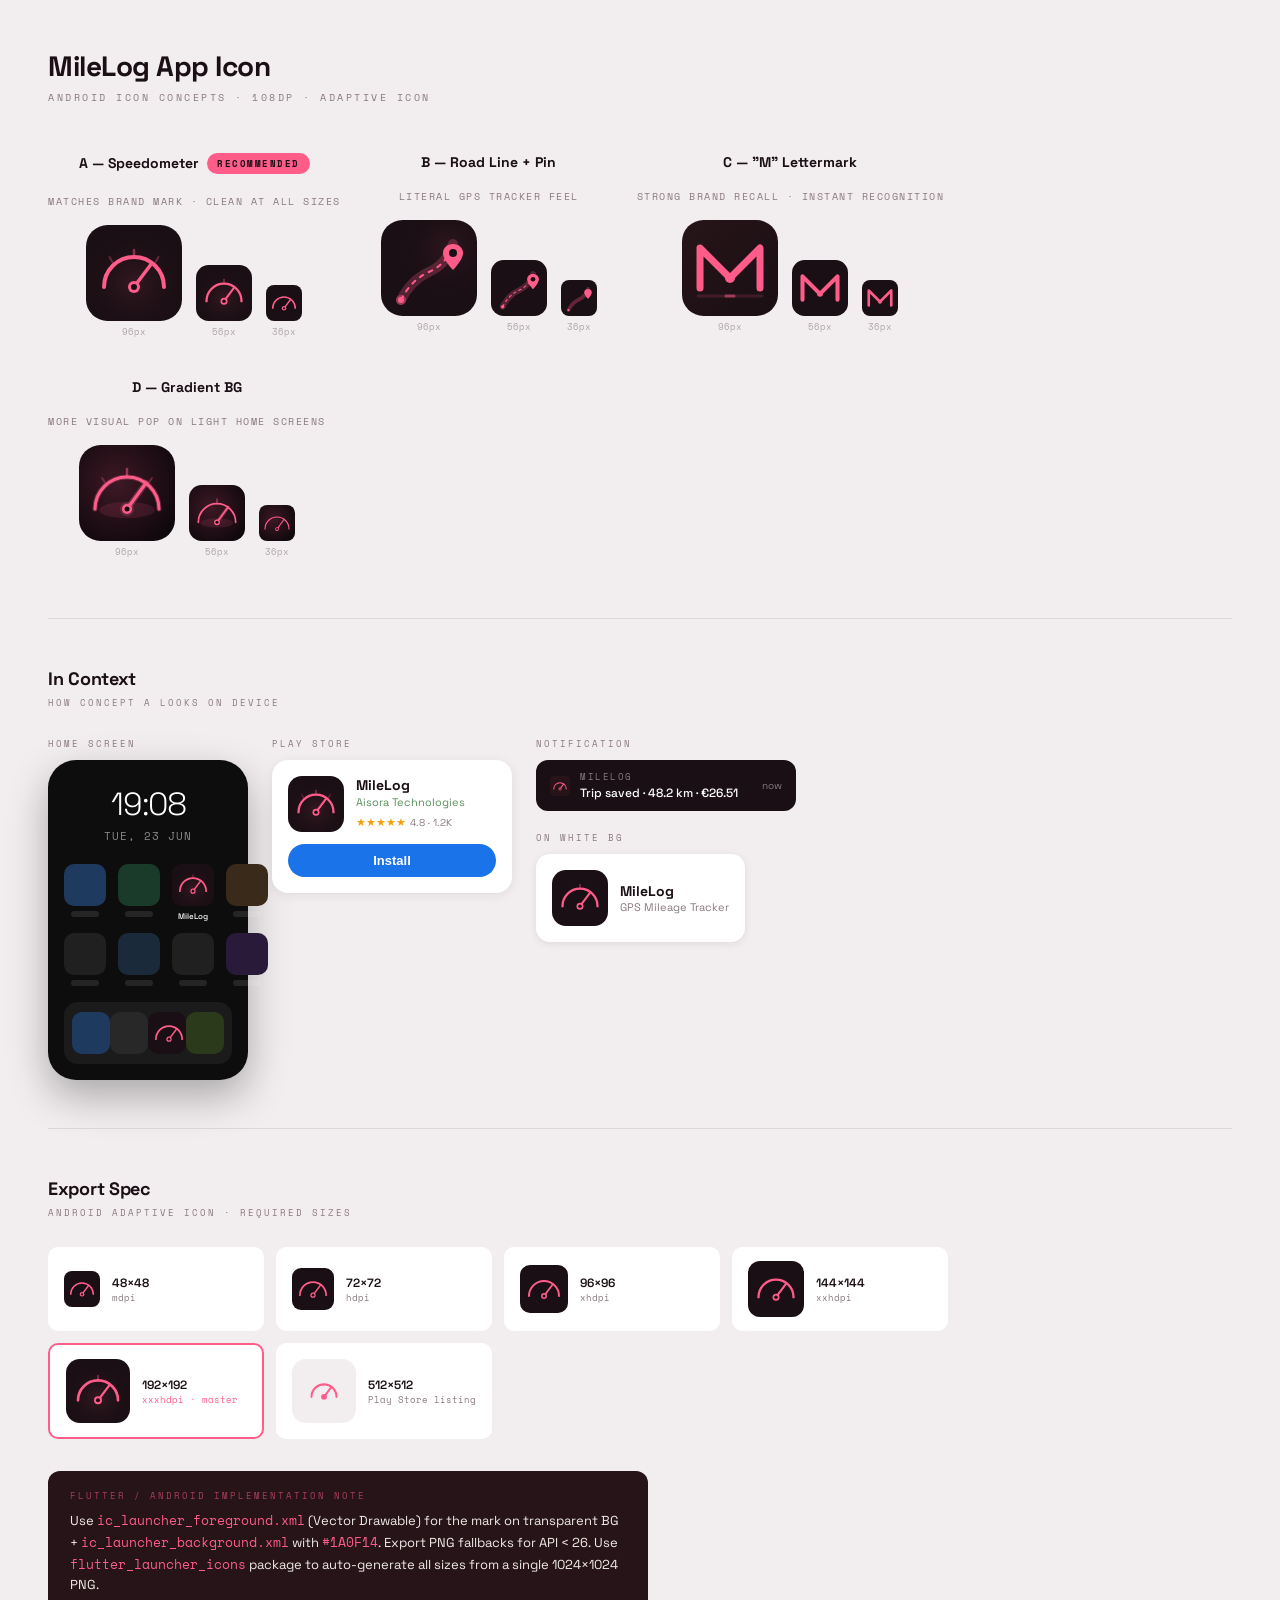
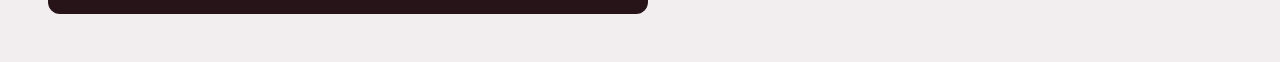
<file: design_handoff_milelog/milelog-icon-concepts.html>
<!DOCTYPE html>
<html lang="en">
<head>
<meta charset="UTF-8">
<meta name="viewport" content="width=device-width, initial-scale=1.0">
<title>MileLog — App Icon Concepts</title>
<link href="https://fonts.googleapis.com/css2?family=Space+Grotesk:wght@400;600;700&family=Space+Mono&display=swap" rel="stylesheet">
<style>
  :root {
    --bg: #1A0F14; --surface: #261418; --pink: #FF5C8A;
    --muted: #8A7A80; --off: #F0EBE8;
  }
  * { margin:0; padding:0; box-sizing:border-box; }
  body { background:#F2EEF0; font-family:'Space Grotesk',sans-serif; color:#1A0F14; padding:48px; }

  h1 { font-size:28px; font-weight:700; letter-spacing:-0.5px; margin-bottom:6px; }
  .sub { font-family:'Space Mono',monospace; font-size:10px; letter-spacing:2.5px; text-transform:uppercase; color:var(--muted); margin-bottom:48px; }

  /* Icon grid */
  .grid { display:flex; flex-wrap:wrap; gap:40px; margin-bottom:60px; }

  .icon-card {
    display:flex; flex-direction:column; align-items:center; gap:16px;
  }

  /* The icon itself - 108dp equivalent shown at multiple sizes */
  .icon-sizes {
    display:flex; align-items:flex-end; gap:14px;
  }

  .icon-wrap {
    border-radius: 22.5%; /* Android adaptive icon radius ~22-25% */
    overflow: hidden;
    flex-shrink: 0;
  }

  .icon-label {
    font-family:'Space Mono',monospace;
    font-size:10px; letter-spacing:1.5px; text-transform:uppercase;
    color:var(--muted); text-align:center;
  }
  .icon-name {
    font-size:14px; font-weight:700; color:#1A0F14; text-align:center; margin-bottom:2px;
  }

  /* Size labels */
  .sz { font-size:9px; color:#B0A8AA; font-family:'Space Mono',monospace; text-align:center; margin-top:4px; }

  /* RECOMMENDED badge */
  .badge-rec {
    background:var(--pink); color:#1A0F14;
    font-family:'Space Mono',monospace; font-size:9px; font-weight:700;
    letter-spacing:1.5px; text-transform:uppercase;
    padding:4px 10px; border-radius:100px;
  }

  .divider {
    height:1px; background:#DDD8DA; margin:48px 0;
  }

  h2 { font-size:18px; font-weight:700; margin-bottom:6px; letter-spacing:-0.3px; }
  .h2-sub { font-family:'Space Mono',monospace; font-size:9px; letter-spacing:2px; text-transform:uppercase; color:var(--muted); margin-bottom:28px; }

  /* Context preview */
  .context-row { display:flex; flex-wrap:wrap; gap:24px; margin-bottom:40px; }

  /* Phone homescreen mockup */
  .homescreen {
    background:#0D0D0D;
    border-radius:28px;
    width:200px;
    padding:24px 16px 16px;
    box-shadow:0 16px 40px rgba(0,0,0,0.3);
  }
  .hs-time { font-size:32px; font-weight:300; color:#fff; text-align:center; letter-spacing:-1px; margin-bottom:4px; }
  .hs-date { font-size:11px; color:rgba(255,255,255,0.5); text-align:center; margin-bottom:20px; font-family:'Space Mono',monospace; letter-spacing:1px; text-transform:uppercase; }
  .hs-icons { display:grid; grid-template-columns:repeat(4,1fr); gap:12px; margin-bottom:16px; }
  .hs-icon-slot { display:flex; flex-direction:column; align-items:center; gap:5px; }
  .hs-icon-placeholder { width:42px; height:42px; border-radius:10px; background:rgba(255,255,255,0.08); }
  .hs-icon-label-ph { height:6px; width:28px; background:rgba(255,255,255,0.1); border-radius:3px; }
  .hs-dock { display:flex; justify-content:space-around; padding:10px 8px; background:rgba(255,255,255,0.06); border-radius:14px; }
  .hs-dock-slot { width:42px; height:42px; border-radius:10px; background:rgba(255,255,255,0.06); }

  /* Play Store listing preview */
  .play-preview {
    background:#fff;
    border-radius:16px;
    padding:16px;
    width:240px;
    box-shadow:0 2px 12px rgba(0,0,0,0.08);
  }
  .pp-header { display:flex; gap:12px; align-items:flex-start; margin-bottom:12px; }
  .pp-info {}
  .pp-name { font-size:14px; font-weight:700; color:#1A0F14; }
  .pp-dev { font-size:11px; color:#5B8F5C; margin-top:1px; }
  .pp-rating { display:flex; align-items:center; gap:4px; margin-top:6px; }
  .pp-stars { color:#F59E0B; font-size:11px; }
  .pp-count { font-size:10px; color:#8A7A80; }
  .pp-btn { width:100%; background:#1A73E8; color:#fff; border:none; border-radius:100px; padding:9px; font-size:13px; font-weight:600; cursor:pointer; }

  /* Notification icon preview */
  .notif-bar {
    background:#1A0F14;
    border-radius:12px;
    padding:10px 14px;
    display:flex;
    align-items:center;
    gap:10px;
    width:260px;
  }
  .notif-content { flex:1; }
  .notif-app { font-family:'Space Mono',monospace; font-size:9px; letter-spacing:1.5px; text-transform:uppercase; color:var(--muted); }
  .notif-text { font-size:12px; color:#fff; margin-top:2px; font-weight:500; }
  .notif-time { font-size:10px; color:var(--muted); }
</style>
</head>
<body>

<h1>MileLog App Icon</h1>
<div class="sub">Android Icon Concepts · 108dp · Adaptive Icon</div>

<!-- ══════════ ICON CONCEPTS ══════════ -->
<div class="grid">

  <!-- CONCEPT A: Speedometer needle — recommended -->
  <div class="icon-card">
    <div style="display:flex;align-items:center;gap:8px;margin-bottom:4px;">
      <div class="icon-name">A — Speedometer</div>
      <div class="badge-rec">Recommended</div>
    </div>
    <div class="icon-label">Matches brand mark · clean at all sizes</div>
    <div class="icon-sizes">

      <!-- 96px -->
      <div>
        <div class="icon-wrap" style="width:96px;height:96px;">
          <svg width="96" height="96" viewBox="0 0 96 96" xmlns="http://www.w3.org/2000/svg">
            <rect width="96" height="96" fill="#1A0F14"/>
            <!-- subtle glow bg -->
            <radialGradient id="gA" cx="50%" cy="60%" r="55%">
              <stop offset="0%" stop-color="#FF5C8A" stop-opacity="0.12"/>
              <stop offset="100%" stop-color="#1A0F14" stop-opacity="0"/>
            </radialGradient>
            <rect width="96" height="96" fill="url(#gA)"/>
            <!-- Arc -->
            <path d="M18 62 A30 30 0 0 1 78 62" stroke="#FF5C8A" stroke-width="4" stroke-linecap="round" fill="none"/>
            <!-- Tick marks -->
            <line x1="48" y1="32" x2="48" y2="25" stroke="rgba(255,92,138,0.45)" stroke-width="2.5" stroke-linecap="round"/>
            <line x1="27" y1="38" x2="23.5" y2="32" stroke="rgba(255,92,138,0.3)" stroke-width="2" stroke-linecap="round"/>
            <line x1="69" y1="38" x2="72.5" y2="32" stroke="rgba(255,92,138,0.3)" stroke-width="2" stroke-linecap="round"/>
            <!-- Needle — pointing ~70% (active/moving feel) -->
            <line x1="48" y1="62" x2="66" y2="38" stroke="#FF5C8A" stroke-width="3.5" stroke-linecap="round"/>
            <!-- Pivot -->
            <circle cx="48" cy="62" r="6" fill="#FF5C8A"/>
            <circle cx="48" cy="62" r="3" fill="#1A0F14"/>
          </svg>
        </div>
        <div class="sz">96px</div>
      </div>

      <!-- 56px -->
      <div>
        <div class="icon-wrap" style="width:56px;height:56px;">
          <svg width="56" height="56" viewBox="0 0 96 96" xmlns="http://www.w3.org/2000/svg">
            <rect width="96" height="96" fill="#1A0F14"/>
            <radialGradient id="gA2" cx="50%" cy="60%" r="55%"><stop offset="0%" stop-color="#FF5C8A" stop-opacity="0.12"/><stop offset="100%" stop-color="#1A0F14" stop-opacity="0"/></radialGradient>
            <rect width="96" height="96" fill="url(#gA2)"/>
            <path d="M18 62 A30 30 0 0 1 78 62" stroke="#FF5C8A" stroke-width="4" stroke-linecap="round" fill="none"/>
            <line x1="48" y1="32" x2="48" y2="25" stroke="rgba(255,92,138,0.45)" stroke-width="2.5" stroke-linecap="round"/>
            <line x1="48" y1="62" x2="66" y2="38" stroke="#FF5C8A" stroke-width="3.5" stroke-linecap="round"/>
            <circle cx="48" cy="62" r="6" fill="#FF5C8A"/>
            <circle cx="48" cy="62" r="3" fill="#1A0F14"/>
          </svg>
        </div>
        <div class="sz">56px</div>
      </div>

      <!-- 36px -->
      <div>
        <div class="icon-wrap" style="width:36px;height:36px;">
          <svg width="36" height="36" viewBox="0 0 96 96" xmlns="http://www.w3.org/2000/svg">
            <rect width="96" height="96" fill="#1A0F14"/>
            <path d="M18 62 A30 30 0 0 1 78 62" stroke="#FF5C8A" stroke-width="4" stroke-linecap="round" fill="none"/>
            <line x1="48" y1="62" x2="66" y2="38" stroke="#FF5C8A" stroke-width="3.5" stroke-linecap="round"/>
            <circle cx="48" cy="62" r="6" fill="#FF5C8A"/>
            <circle cx="48" cy="62" r="3" fill="#1A0F14"/>
          </svg>
        </div>
        <div class="sz">36px</div>
      </div>

    </div>
  </div>

  <!-- CONCEPT B: Road + Pin -->
  <div class="icon-card">
    <div class="icon-name">B — Road Line + Pin</div>
    <div class="icon-label">Literal GPS tracker feel</div>
    <div class="icon-sizes">

      <div>
        <div class="icon-wrap" style="width:96px;height:96px;">
          <svg width="96" height="96" viewBox="0 0 96 96" xmlns="http://www.w3.org/2000/svg">
            <rect width="96" height="96" fill="#1A0F14"/>
            <radialGradient id="gB" cx="70%" cy="30%" r="50%"><stop offset="0%" stop-color="#FF5C8A" stop-opacity="0.1"/><stop offset="100%" stop-color="#1A0F14" stop-opacity="0"/></radialGradient>
            <rect width="96" height="96" fill="url(#gB)"/>
            <!-- Curving road -->
            <path d="M20 80 Q30 60 48 52 Q66 44 72 24" stroke="rgba(255,92,138,0.25)" stroke-width="10" stroke-linecap="round" fill="none"/>
            <!-- Road center dashes -->
            <path d="M20 80 Q30 60 48 52 Q66 44 72 24" stroke="#FF5C8A" stroke-width="2" stroke-linecap="round" stroke-dasharray="4 6" fill="none"/>
            <!-- Pin at destination -->
            <path d="M72 24 C66 24 62 28 62 33 C62 40 72 50 72 50 C72 50 82 40 82 33 C82 28 78 24 72 24Z" fill="#FF5C8A"/>
            <circle cx="72" cy="33" r="4" fill="#1A0F14"/>
            <!-- Start dot -->
            <circle cx="20" cy="80" r="5" fill="rgba(255,92,138,0.4)"/>
            <circle cx="20" cy="80" r="3" fill="#FF5C8A"/>
          </svg>
        </div>
        <div class="sz">96px</div>
      </div>

      <div>
        <div class="icon-wrap" style="width:56px;height:56px;">
          <svg width="56" height="56" viewBox="0 0 96 96">
            <rect width="96" height="96" fill="#1A0F14"/>
            <path d="M20 80 Q30 60 48 52 Q66 44 72 24" stroke="rgba(255,92,138,0.25)" stroke-width="10" stroke-linecap="round" fill="none"/>
            <path d="M20 80 Q30 60 48 52 Q66 44 72 24" stroke="#FF5C8A" stroke-width="2" stroke-linecap="round" stroke-dasharray="4 6" fill="none"/>
            <path d="M72 24 C66 24 62 28 62 33 C62 40 72 50 72 50 C72 50 82 40 82 33 C82 28 78 24 72 24Z" fill="#FF5C8A"/>
            <circle cx="72" cy="33" r="4" fill="#1A0F14"/>
            <circle cx="20" cy="80" r="3" fill="#FF5C8A"/>
          </svg>
        </div>
        <div class="sz">56px</div>
      </div>

      <div>
        <div class="icon-wrap" style="width:36px;height:36px;">
          <svg width="36" height="36" viewBox="0 0 96 96">
            <rect width="96" height="96" fill="#1A0F14"/>
            <path d="M20 80 Q30 60 48 52 Q66 44 72 24" stroke="rgba(255,92,138,0.3)" stroke-width="10" stroke-linecap="round" fill="none"/>
            <path d="M72 24 C66 24 62 28 62 33 C62 40 72 50 72 50 C72 50 82 40 82 33 C82 28 78 24 72 24Z" fill="#FF5C8A"/>
            <circle cx="20" cy="80" r="3" fill="#FF5C8A"/>
          </svg>
        </div>
        <div class="sz">36px</div>
      </div>

    </div>
  </div>

  <!-- CONCEPT C: "M" lettermark with road -->
  <div class="icon-card">
    <div class="icon-name">C — "M" Lettermark</div>
    <div class="icon-label">Strong brand recall · instant recognition</div>
    <div class="icon-sizes">

      <div>
        <div class="icon-wrap" style="width:96px;height:96px;">
          <svg width="96" height="96" viewBox="0 0 96 96" xmlns="http://www.w3.org/2000/svg">
            <defs>
              <linearGradient id="bgC" x1="0%" y1="0%" x2="100%" y2="100%">
                <stop offset="0%" stop-color="#261418"/>
                <stop offset="100%" stop-color="#1A0F14"/>
              </linearGradient>
            </defs>
            <rect width="96" height="96" fill="url(#bgC)"/>
            <!-- Subtle road line at bottom -->
            <line x1="16" y1="76" x2="80" y2="76" stroke="rgba(255,92,138,0.15)" stroke-width="3" stroke-linecap="round"/>
            <line x1="44" y1="76" x2="52" y2="76" stroke="rgba(255,92,138,0.5)" stroke-width="3" stroke-linecap="round"/>
            <!-- M letterform -->
            <path d="M18 68 L18 28 L48 58 L78 28 L78 68" stroke="#FF5C8A" stroke-width="7" stroke-linecap="round" stroke-linejoin="round" fill="none"/>
            <!-- Speed dot on the M peak -->
            <circle cx="48" cy="58" r="5" fill="#FF5C8A"/>
          </svg>
        </div>
        <div class="sz">96px</div>
      </div>

      <div>
        <div class="icon-wrap" style="width:56px;height:56px;">
          <svg width="56" height="56" viewBox="0 0 96 96">
            <rect width="96" height="96" fill="#1A0F14"/>
            <path d="M18 68 L18 28 L48 58 L78 28 L78 68" stroke="#FF5C8A" stroke-width="7" stroke-linecap="round" stroke-linejoin="round" fill="none"/>
            <circle cx="48" cy="58" r="5" fill="#FF5C8A"/>
          </svg>
        </div>
        <div class="sz">56px</div>
      </div>

      <div>
        <div class="icon-wrap" style="width:36px;height:36px;">
          <svg width="36" height="36" viewBox="0 0 96 96">
            <rect width="96" height="96" fill="#1A0F14"/>
            <path d="M18 68 L18 28 L48 58 L78 28 L78 68" stroke="#FF5C8A" stroke-width="7" stroke-linecap="round" stroke-linejoin="round" fill="none"/>
            <circle cx="48" cy="58" r="5" fill="#FF5C8A"/>
          </svg>
        </div>
        <div class="sz">36px</div>
      </div>

    </div>
  </div>

  <!-- CONCEPT D: Gradient background variant of A -->
  <div class="icon-card">
    <div class="icon-name">D — Gradient BG</div>
    <div class="icon-label">More visual pop on light home screens</div>
    <div class="icon-sizes">

      <div>
        <div class="icon-wrap" style="width:96px;height:96px;">
          <svg width="96" height="96" viewBox="0 0 96 96" xmlns="http://www.w3.org/2000/svg">
            <defs>
              <radialGradient id="bgD" cx="40%" cy="40%" r="70%">
                <stop offset="0%" stop-color="#3D1825"/>
                <stop offset="100%" stop-color="#0F080C"/>
              </radialGradient>
            </defs>
            <rect width="96" height="96" fill="url(#bgD)"/>
            <!-- Glow under arc -->
            <ellipse cx="48" cy="65" rx="28" ry="8" fill="rgba(255,92,138,0.12)"/>
            <!-- Arc -->
            <path d="M16 64 A32 32 0 0 1 80 64" stroke="rgba(255,92,138,0.3)" stroke-width="5" stroke-linecap="round" fill="none"/>
            <path d="M16 64 A32 32 0 0 1 80 64" stroke="#FF5C8A" stroke-width="3" stroke-linecap="round" fill="none"/>
            <!-- Ticks -->
            <line x1="48" y1="32" x2="48" y2="24" stroke="rgba(255,92,138,0.5)" stroke-width="2.5" stroke-linecap="round"/>
            <line x1="27" y1="39" x2="23" y2="33" stroke="rgba(255,92,138,0.3)" stroke-width="2" stroke-linecap="round"/>
            <line x1="69" y1="39" x2="73" y2="33" stroke="rgba(255,92,138,0.3)" stroke-width="2" stroke-linecap="round"/>
            <!-- Needle with glow -->
            <line x1="48" y1="64" x2="67" y2="38" stroke="rgba(255,92,138,0.3)" stroke-width="6" stroke-linecap="round"/>
            <line x1="48" y1="64" x2="67" y2="38" stroke="#FF5C8A" stroke-width="3" stroke-linecap="round"/>
            <!-- Pivot -->
            <circle cx="48" cy="64" r="7" fill="rgba(255,92,138,0.2)"/>
            <circle cx="48" cy="64" r="5" fill="#FF5C8A"/>
            <circle cx="48" cy="64" r="2.5" fill="#0F080C"/>
          </svg>
        </div>
        <div class="sz">96px</div>
      </div>

      <div>
        <div class="icon-wrap" style="width:56px;height:56px;">
          <svg width="56" height="56" viewBox="0 0 96 96">
            <defs><radialGradient id="bgD2" cx="40%" cy="40%" r="70%"><stop offset="0%" stop-color="#3D1825"/><stop offset="100%" stop-color="#0F080C"/></radialGradient></defs>
            <rect width="96" height="96" fill="url(#bgD2)"/>
            <ellipse cx="48" cy="65" rx="28" ry="8" fill="rgba(255,92,138,0.12)"/>
            <path d="M16 64 A32 32 0 0 1 80 64" stroke="#FF5C8A" stroke-width="3" stroke-linecap="round" fill="none"/>
            <line x1="48" y1="32" x2="48" y2="24" stroke="rgba(255,92,138,0.5)" stroke-width="2.5" stroke-linecap="round"/>
            <line x1="48" y1="64" x2="67" y2="38" stroke="rgba(255,92,138,0.3)" stroke-width="6" stroke-linecap="round"/>
            <line x1="48" y1="64" x2="67" y2="38" stroke="#FF5C8A" stroke-width="3" stroke-linecap="round"/>
            <circle cx="48" cy="64" r="5" fill="#FF5C8A"/>
            <circle cx="48" cy="64" r="2.5" fill="#0F080C"/>
          </svg>
        </div>
        <div class="sz">56px</div>
      </div>

      <div>
        <div class="icon-wrap" style="width:36px;height:36px;">
          <svg width="36" height="36" viewBox="0 0 96 96">
            <defs><radialGradient id="bgD3" cx="40%" cy="40%" r="70%"><stop offset="0%" stop-color="#3D1825"/><stop offset="100%" stop-color="#0F080C"/></radialGradient></defs>
            <rect width="96" height="96" fill="url(#bgD3)"/>
            <path d="M16 64 A32 32 0 0 1 80 64" stroke="#FF5C8A" stroke-width="3" stroke-linecap="round" fill="none"/>
            <line x1="48" y1="64" x2="67" y2="38" stroke="#FF5C8A" stroke-width="3" stroke-linecap="round"/>
            <circle cx="48" cy="64" r="5" fill="#FF5C8A"/>
            <circle cx="48" cy="64" r="2.5" fill="#0F080C"/>
          </svg>
        </div>
        <div class="sz">36px</div>
      </div>

    </div>
  </div>

</div>

<div class="divider"></div>

<!-- ══════════ CONTEXT PREVIEWS ══════════ -->
<h2>In Context</h2>
<div class="h2-sub">How concept A looks on device</div>

<div class="context-row">

  <!-- Home screen -->
  <div>
    <div style="font-family:'Space Mono',monospace;font-size:9px;letter-spacing:2px;text-transform:uppercase;color:var(--muted);margin-bottom:10px;">Home Screen</div>
    <div class="homescreen">
      <div class="hs-time">19:08</div>
      <div class="hs-date">Tue, 23 Jun</div>
      <div class="hs-icons">
        <!-- placeholder apps -->
        <div class="hs-icon-slot"><div class="hs-icon-placeholder" style="background:#1E3A5F;"></div><div class="hs-icon-label-ph"></div></div>
        <div class="hs-icon-slot"><div class="hs-icon-placeholder" style="background:#1A3A2A;"></div><div class="hs-icon-label-ph"></div></div>
        <!-- MileLog icon -->
        <div class="hs-icon-slot">
          <div style="width:42px;height:42px;border-radius:9px;overflow:hidden;">
            <svg width="42" height="42" viewBox="0 0 96 96">
              <rect width="96" height="96" fill="#1A0F14"/>
              <radialGradient id="g-hs" cx="50%" cy="60%" r="55%"><stop offset="0%" stop-color="#FF5C8A" stop-opacity="0.12"/><stop offset="100%" stop-color="#1A0F14" stop-opacity="0"/></radialGradient>
              <rect width="96" height="96" fill="url(#g-hs)"/>
              <path d="M18 62 A30 30 0 0 1 78 62" stroke="#FF5C8A" stroke-width="4" stroke-linecap="round" fill="none"/>
              <line x1="48" y1="32" x2="48" y2="25" stroke="rgba(255,92,138,0.45)" stroke-width="2.5" stroke-linecap="round"/>
              <line x1="48" y1="62" x2="66" y2="38" stroke="#FF5C8A" stroke-width="3.5" stroke-linecap="round"/>
              <circle cx="48" cy="62" r="6" fill="#FF5C8A"/>
              <circle cx="48" cy="62" r="3" fill="#1A0F14"/>
            </svg>
          </div>
          <div style="font-size:8px;color:#fff;font-weight:500;">MileLog</div>
        </div>
        <div class="hs-icon-slot"><div class="hs-icon-placeholder" style="background:#3A2A1A;"></div><div class="hs-icon-label-ph"></div></div>
        <div class="hs-icon-slot"><div class="hs-icon-placeholder"></div><div class="hs-icon-label-ph"></div></div>
        <div class="hs-icon-slot"><div class="hs-icon-placeholder" style="background:#1A2A3A;"></div><div class="hs-icon-label-ph"></div></div>
        <div class="hs-icon-slot"><div class="hs-icon-placeholder"></div><div class="hs-icon-label-ph"></div></div>
        <div class="hs-icon-slot"><div class="hs-icon-placeholder" style="background:#2A1A3A;"></div><div class="hs-icon-label-ph"></div></div>
      </div>
      <div class="hs-dock">
        <div class="hs-dock-slot" style="background:#1E3A5F;"></div>
        <div class="hs-dock-slot"></div>
        <div style="width:42px;height:42px;border-radius:10px;overflow:hidden;">
          <svg width="42" height="42" viewBox="0 0 96 96">
            <rect width="96" height="96" fill="#1A0F14"/>
            <path d="M18 62 A30 30 0 0 1 78 62" stroke="#FF5C8A" stroke-width="4" stroke-linecap="round" fill="none"/>
            <line x1="48" y1="62" x2="66" y2="38" stroke="#FF5C8A" stroke-width="3.5" stroke-linecap="round"/>
            <circle cx="48" cy="62" r="6" fill="#FF5C8A"/>
            <circle cx="48" cy="62" r="3" fill="#1A0F14"/>
          </svg>
        </div>
        <div class="hs-dock-slot" style="background:#2A3A1A;"></div>
      </div>
    </div>
  </div>

  <!-- Play Store listing -->
  <div>
    <div style="font-family:'Space Mono',monospace;font-size:9px;letter-spacing:2px;text-transform:uppercase;color:var(--muted);margin-bottom:10px;">Play Store</div>
    <div class="play-preview">
      <div class="pp-header">
        <div style="width:56px;height:56px;border-radius:14px;overflow:hidden;flex-shrink:0;">
          <svg width="56" height="56" viewBox="0 0 96 96">
            <rect width="96" height="96" fill="#1A0F14"/>
            <radialGradient id="g-ps" cx="50%" cy="60%" r="55%"><stop offset="0%" stop-color="#FF5C8A" stop-opacity="0.12"/><stop offset="100%" stop-color="#1A0F14" stop-opacity="0"/></radialGradient>
            <rect width="96" height="96" fill="url(#g-ps)"/>
            <path d="M18 62 A30 30 0 0 1 78 62" stroke="#FF5C8A" stroke-width="4" stroke-linecap="round" fill="none"/>
            <line x1="48" y1="32" x2="48" y2="25" stroke="rgba(255,92,138,0.45)" stroke-width="2.5" stroke-linecap="round"/>
            <line x1="27" y1="38" x2="23.5" y2="32" stroke="rgba(255,92,138,0.3)" stroke-width="2" stroke-linecap="round"/>
            <line x1="69" y1="38" x2="72.5" y2="32" stroke="rgba(255,92,138,0.3)" stroke-width="2" stroke-linecap="round"/>
            <line x1="48" y1="62" x2="66" y2="38" stroke="#FF5C8A" stroke-width="3.5" stroke-linecap="round"/>
            <circle cx="48" cy="62" r="6" fill="#FF5C8A"/>
            <circle cx="48" cy="62" r="3" fill="#1A0F14"/>
          </svg>
        </div>
        <div class="pp-info">
          <div class="pp-name">MileLog</div>
          <div class="pp-dev">Aisora Technologies</div>
          <div class="pp-rating">
            <span class="pp-stars">★★★★★</span>
            <span class="pp-count">4.8 · 1.2K</span>
          </div>
        </div>
      </div>
      <button class="pp-btn">Install</button>
    </div>
  </div>

  <!-- Notification -->
  <div>
    <div style="font-family:'Space Mono',monospace;font-size:9px;letter-spacing:2px;text-transform:uppercase;color:var(--muted);margin-bottom:10px;">Notification</div>
    <div class="notif-bar">
      <svg width="20" height="20" viewBox="0 0 96 96">
        <rect width="96" height="96" rx="18" fill="#261418"/>
        <path d="M18 62 A30 30 0 0 1 78 62" stroke="#FF5C8A" stroke-width="5" stroke-linecap="round" fill="none"/>
        <line x1="48" y1="62" x2="66" y2="38" stroke="#FF5C8A" stroke-width="5" stroke-linecap="round"/>
        <circle cx="48" cy="62" r="7" fill="#FF5C8A"/>
        <circle cx="48" cy="62" r="3.5" fill="#261418"/>
      </svg>
      <div class="notif-content">
        <div class="notif-app">MileLog</div>
        <div class="notif-text">Trip saved · 48.2 km · €26.51</div>
      </div>
      <div class="notif-time">now</div>
    </div>

    <!-- Adaptive icon on white bg -->
    <div style="font-family:'Space Mono',monospace;font-size:9px;letter-spacing:2px;text-transform:uppercase;color:var(--muted);margin-top:20px;margin-bottom:10px;">On White BG</div>
    <div style="background:#fff;border-radius:14px;padding:16px;display:inline-flex;align-items:center;gap:12px;box-shadow:0 2px 8px rgba(0,0,0,0.08);">
      <div style="width:56px;height:56px;border-radius:14px;overflow:hidden;">
        <svg width="56" height="56" viewBox="0 0 96 96">
          <rect width="96" height="96" fill="#1A0F14"/>
          <path d="M18 62 A30 30 0 0 1 78 62" stroke="#FF5C8A" stroke-width="4" stroke-linecap="round" fill="none"/>
          <line x1="48" y1="32" x2="48" y2="25" stroke="rgba(255,92,138,0.45)" stroke-width="2.5" stroke-linecap="round"/>
          <line x1="48" y1="62" x2="66" y2="38" stroke="#FF5C8A" stroke-width="3.5" stroke-linecap="round"/>
          <circle cx="48" cy="62" r="6" fill="#FF5C8A"/>
          <circle cx="48" cy="62" r="3" fill="#1A0F14"/>
        </svg>
      </div>
      <div>
        <div style="font-size:14px;font-weight:700;color:#1A0F14;">MileLog</div>
        <div style="font-size:11px;color:#8A7A80;">GPS Mileage Tracker</div>
      </div>
    </div>
  </div>

</div>

<div class="divider"></div>

<!-- ══════════ ANDROID SPEC ══════════ -->
<h2>Export Spec</h2>
<div class="h2-sub">Android adaptive icon · required sizes</div>

<div style="display:grid;grid-template-columns:repeat(auto-fill,minmax(180px,1fr));gap:12px;max-width:900px;">
  <div style="background:#fff;border-radius:10px;padding:14px 16px;display:flex;align-items:center;gap:12px;">
    <div style="width:36px;height:36px;border-radius:8px;overflow:hidden;flex-shrink:0;"><svg width="36" height="36" viewBox="0 0 96 96"><rect width="96" height="96" fill="#1A0F14"/><path d="M18 62 A30 30 0 0 1 78 62" stroke="#FF5C8A" stroke-width="4" stroke-linecap="round" fill="none"/><line x1="48" y1="62" x2="66" y2="38" stroke="#FF5C8A" stroke-width="3.5" stroke-linecap="round"/><circle cx="48" cy="62" r="6" fill="#FF5C8A"/><circle cx="48" cy="62" r="3" fill="#1A0F14"/></svg></div>
    <div><div style="font-size:12px;font-weight:600;">48×48</div><div style="font-family:'Space Mono',monospace;font-size:9px;color:#8A7A80;">mdpi</div></div>
  </div>
  <div style="background:#fff;border-radius:10px;padding:14px 16px;display:flex;align-items:center;gap:12px;">
    <div style="width:42px;height:42px;border-radius:9px;overflow:hidden;flex-shrink:0;"><svg width="42" height="42" viewBox="0 0 96 96"><rect width="96" height="96" fill="#1A0F14"/><path d="M18 62 A30 30 0 0 1 78 62" stroke="#FF5C8A" stroke-width="4" stroke-linecap="round" fill="none"/><line x1="48" y1="62" x2="66" y2="38" stroke="#FF5C8A" stroke-width="3.5" stroke-linecap="round"/><circle cx="48" cy="62" r="6" fill="#FF5C8A"/><circle cx="48" cy="62" r="3" fill="#1A0F14"/></svg></div>
    <div><div style="font-size:12px;font-weight:600;">72×72</div><div style="font-family:'Space Mono',monospace;font-size:9px;color:#8A7A80;">hdpi</div></div>
  </div>
  <div style="background:#fff;border-radius:10px;padding:14px 16px;display:flex;align-items:center;gap:12px;">
    <div style="width:48px;height:48px;border-radius:10px;overflow:hidden;flex-shrink:0;"><svg width="48" height="48" viewBox="0 0 96 96"><rect width="96" height="96" fill="#1A0F14"/><path d="M18 62 A30 30 0 0 1 78 62" stroke="#FF5C8A" stroke-width="4" stroke-linecap="round" fill="none"/><line x1="48" y1="62" x2="66" y2="38" stroke="#FF5C8A" stroke-width="3.5" stroke-linecap="round"/><circle cx="48" cy="62" r="6" fill="#FF5C8A"/><circle cx="48" cy="62" r="3" fill="#1A0F14"/></svg></div>
    <div><div style="font-size:12px;font-weight:600;">96×96</div><div style="font-family:'Space Mono',monospace;font-size:9px;color:#8A7A80;">xhdpi</div></div>
  </div>
  <div style="background:#fff;border-radius:10px;padding:14px 16px;display:flex;align-items:center;gap:12px;">
    <div style="width:56px;height:56px;border-radius:12px;overflow:hidden;flex-shrink:0;"><svg width="56" height="56" viewBox="0 0 96 96"><rect width="96" height="96" fill="#1A0F14"/><path d="M18 62 A30 30 0 0 1 78 62" stroke="#FF5C8A" stroke-width="4" stroke-linecap="round" fill="none"/><line x1="48" y1="62" x2="66" y2="38" stroke="#FF5C8A" stroke-width="3.5" stroke-linecap="round"/><circle cx="48" cy="62" r="6" fill="#FF5C8A"/><circle cx="48" cy="62" r="3" fill="#1A0F14"/></svg></div>
    <div><div style="font-size:12px;font-weight:600;">144×144</div><div style="font-family:'Space Mono',monospace;font-size:9px;color:#8A7A80;">xxhdpi</div></div>
  </div>
  <div style="background:#fff;border-radius:10px;padding:14px 16px;display:flex;align-items:center;gap:12px;border:2px solid var(--pink);">
    <div style="width:64px;height:64px;border-radius:14px;overflow:hidden;flex-shrink:0;"><svg width="64" height="64" viewBox="0 0 96 96"><rect width="96" height="96" fill="#1A0F14"/><radialGradient id="g-spec" cx="50%" cy="60%" r="55%"><stop offset="0%" stop-color="#FF5C8A" stop-opacity="0.12"/><stop offset="100%" stop-color="#1A0F14" stop-opacity="0"/></radialGradient><rect width="96" height="96" fill="url(#g-spec)"/><path d="M18 62 A30 30 0 0 1 78 62" stroke="#FF5C8A" stroke-width="4" stroke-linecap="round" fill="none"/><line x1="48" y1="32" x2="48" y2="25" stroke="rgba(255,92,138,0.45)" stroke-width="2.5" stroke-linecap="round"/><line x1="48" y1="62" x2="66" y2="38" stroke="#FF5C8A" stroke-width="3.5" stroke-linecap="round"/><circle cx="48" cy="62" r="6" fill="#FF5C8A"/><circle cx="48" cy="62" r="3" fill="#1A0F14"/></svg></div>
    <div><div style="font-size:12px;font-weight:600;">192×192</div><div style="font-family:'Space Mono',monospace;font-size:9px;color:var(--pink);">xxxhdpi · master</div></div>
  </div>
  <div style="background:#fff;border-radius:10px;padding:14px 16px;display:flex;align-items:center;gap:12px;">
    <div style="width:64px;height:64px;border-radius:14px;background:#F2EEF0;display:flex;align-items:center;justify-content:center;flex-shrink:0;">
      <svg width="40" height="40" viewBox="0 0 96 96"><path d="M18 62 A30 30 0 0 1 78 62" stroke="#FF5C8A" stroke-width="5" stroke-linecap="round" fill="none"/><line x1="48" y1="62" x2="66" y2="38" stroke="#FF5C8A" stroke-width="4.5" stroke-linecap="round"/><circle cx="48" cy="62" r="7" fill="#FF5C8A"/></svg>
    </div>
    <div><div style="font-size:12px;font-weight:600;">512×512</div><div style="font-family:'Space Mono',monospace;font-size:9px;color:#8A7A80;">Play Store listing</div></div>
  </div>
</div>

<div style="margin-top:32px;background:#261418;border-radius:12px;padding:18px 22px;display:inline-block;max-width:600px;">
  <div style="font-family:'Space Mono',monospace;font-size:9px;letter-spacing:2px;text-transform:uppercase;color:rgba(255,92,138,0.6);margin-bottom:8px;">Flutter / Android implementation note</div>
  <div style="font-size:13px;color:#F0EBE8;line-height:1.6;">Use <span style="color:#FF5C8A;font-family:'Space Mono',monospace;">ic_launcher_foreground.xml</span> (Vector Drawable) for the mark on transparent BG + <span style="color:#FF5C8A;font-family:'Space Mono',monospace;">ic_launcher_background.xml</span> with <span style="color:#FF5C8A;font-family:'Space Mono',monospace;">#1A0F14</span>. Export PNG fallbacks for API &lt; 26. Use <span style="color:#FF5C8A;font-family:'Space Mono',monospace;">flutter_launcher_icons</span> package to auto-generate all sizes from a single 1024×1024 PNG.</div>
</div>

</body>
</html>
</file>
